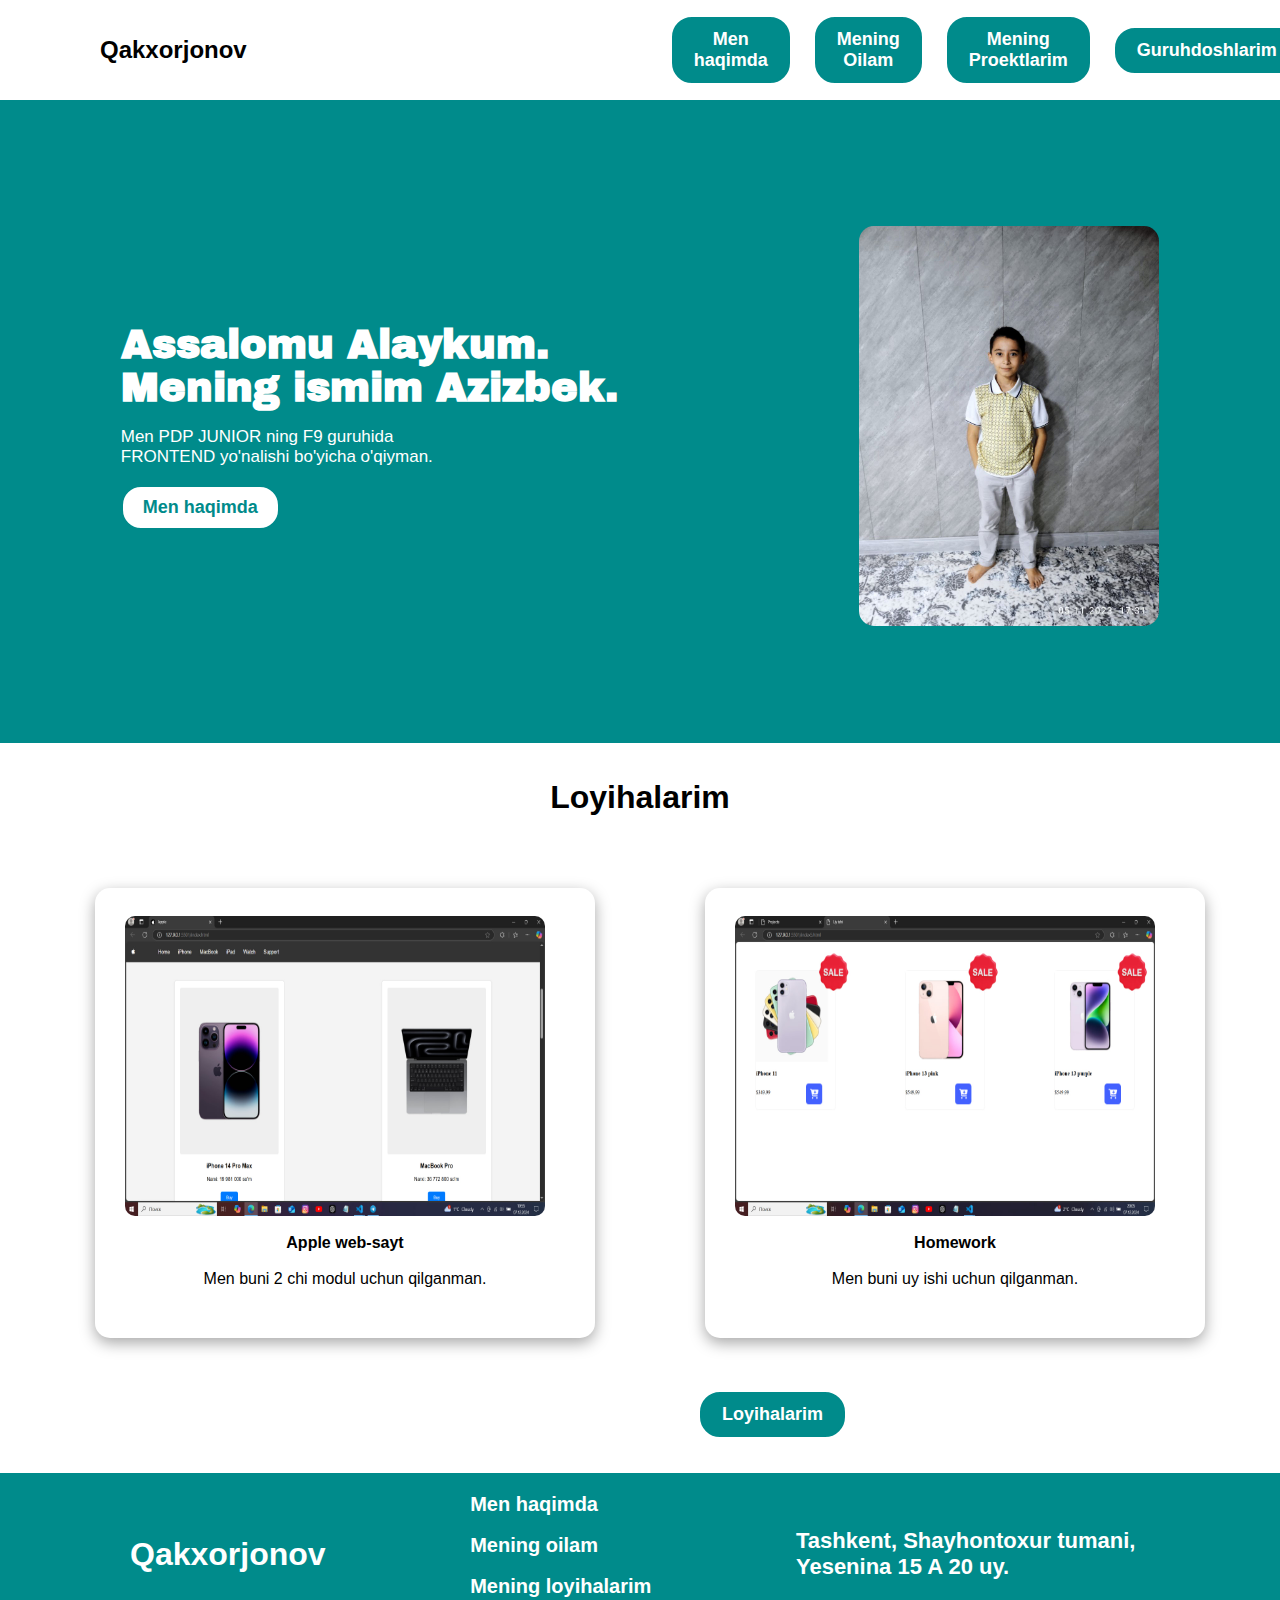
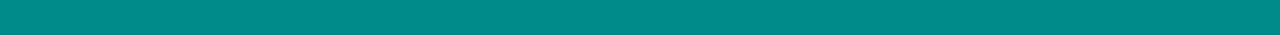
<file: index.html>
<!DOCTYPE html>
<html lang="en">

<head>
    <meta charset="UTF-8">
    <meta name="viewport" content="width=device-width, initial-scale=1.0">
    <title>Portfolio</title>
    <link rel="stylesheet" href="style.css">
    <link rel="preconnect" href="https://fonts.googleapis.com">
    <link rel="preconnect" href="https://fonts.gstatic.com" crossorigin>
    <link href="https://fonts.googleapis.com/css2?family=Anton&family=Archivo+Black&family=Jaro:opsz@6..72&display=swap"
        rel="stylesheet">
</head>

<body>
    <div class="bobo">
        <nav>
            <h2>Qakxorjonov</h2>
            <div class="buttom">
                <a href="haqimda.html"><button>Men haqimda</button></a>
                <a href="oila.html"><button>Mening Oilam</button></a>
                <a href="./proekt.html"><button>Mening Proektlarim</button></a>
                <a href="./f9.html"><button>Guruhdoshlarim</button></a>
            </div>
        </nav>

        <body class="az">

            <br><br><br><br><br><br><br>
            <div class="aa">
                <div>
                    <h1 class="mers">Assalomu Alaykum.<br> Mening ismim Azizbek.</h1>
                    <br>
                    <div class="w">
                        <div class="pd">
                        <p>Men PDP JUNIOR ning F9 guruhida<br> FRONTEND yo'nalishi bo'yicha o'qiyman.</p>
                        </div>

                        <br>

                        <a href="haqimda.html"><button class="e">Men haqimda</button></a>
                    </div>
                </div>
                <div class="ip">
                    <img src="man 2.jpg" width="300px" class="t">

                </div>

            </div>
    </div>


    <div class="ada">

        <br><br>
        <h1 class="ahmad">Loyihalarim</h1>
        <br><br><br><br>

        <div class="cards">

            <a href="Proekt 1/index.html" class="azik">
            <div class="card">
                <br>
                <img src="web.jpg" class="ah">
                <br>
                <h4>Apple web-sayt</h4>
                <br>
                <p>Men buni 2 chi modul uchun qilganman.</p>
            </div>
            </a>
            <a href="Новая папка (2)/index7.html" class="azik">
            <div class="card">
                <br>
                <img src="web 2.jpg" class="ah">
                <br>
                <h4>Homework</h4>
                <br>
                <p>Men buni uy ishi uchun qilganman.</p>
            </div>
        </div>
    </a>

        <br><br><br>
        <a href="proekt.html"><button class="but">Loyihalarim</button></a>
        <br>

        <br><br>
    </div>

    </div>
</body>


    <footer>
        <div class="q">
            <h1>Qakxorjonov</h1>
        </div>
        <div class="f">
        <a class="ahref" href="./haqimda.html">Men haqimda</a>
        <br>
        <br>
        <a class="ahref" href="./oila.html">Mening oilam</a>
        <br>
        <br>
        <a class="ahref" href="./proekt.html">Mening loyihalarim</a>
        <br>
        <br>
        </div>
        <div class="uyim">
            <h4>Tashkent, Shayhontoxur tumani,<br> Yesenina 15 A 20 uy.</h4>
        </div>


        <br><br><br><br><br><br><br><br><br>
    </footer>

</body>

</html>
</file>
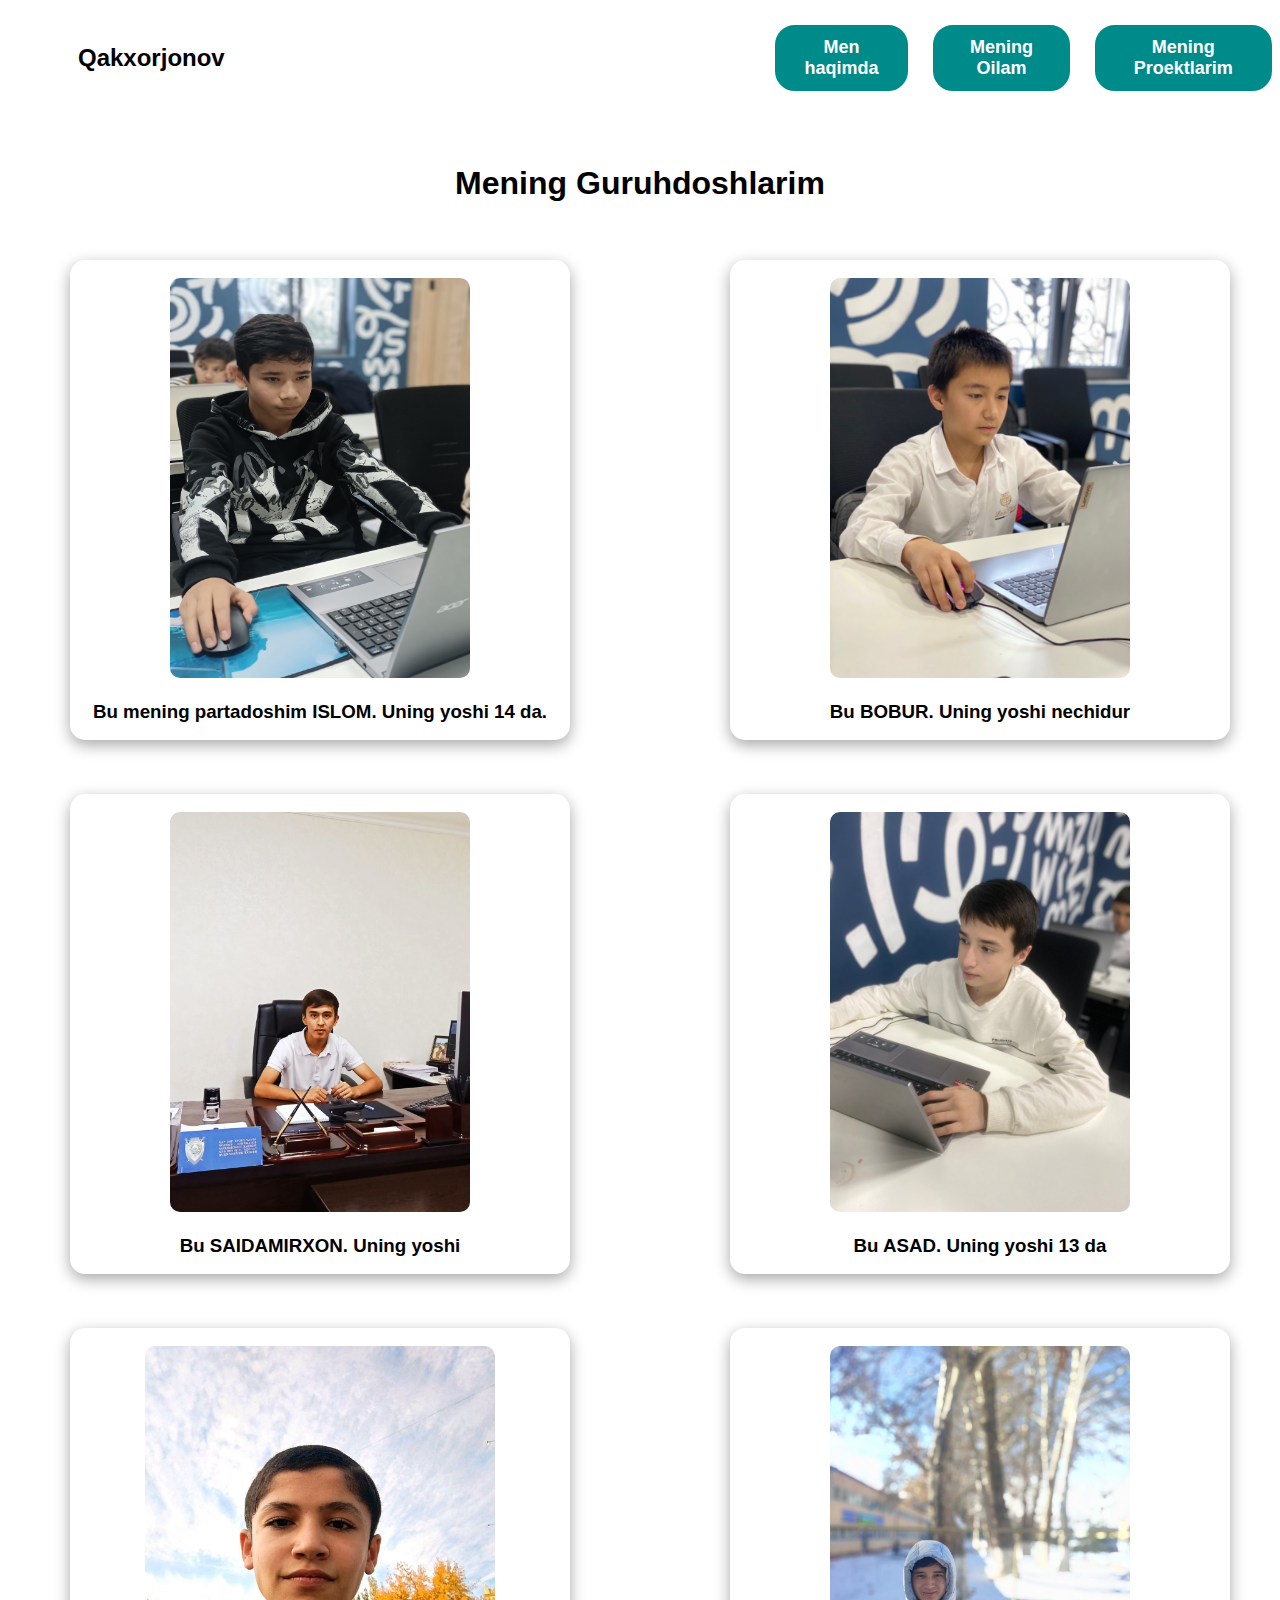
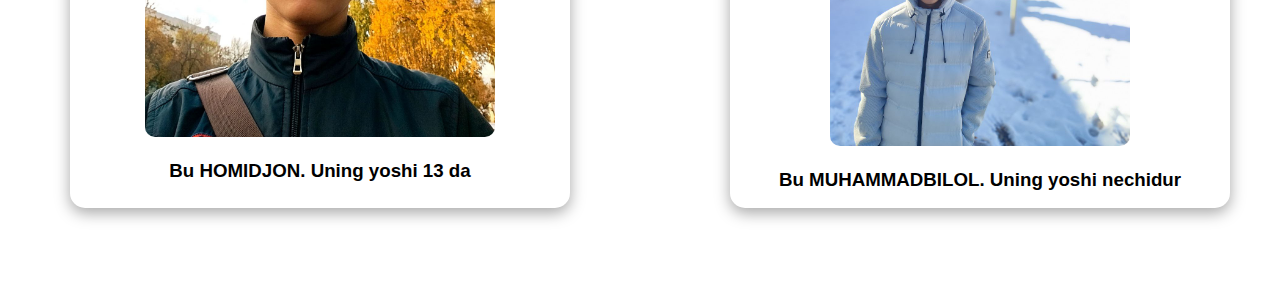
<file: f9.html>
<!DOCTYPE html>
<html lang="en">
<head>
    <meta charset="UTF-8">
    <meta name="viewport" content="width=device-width, initial-scale=1.0">
    <title>Guruhdoshlarim</title>
    <link rel="stylesheet" href="f9.css">
</head>
<body>

    <nav>
        <h2>Qakxorjonov</h2>
        <div class="buttom">
            <a href="haqimda.html"><button>Men haqimda</button></a>
            <a href="oila.html"><button>Mening Oilam</button></a>
            <a href="./proekt.html"><button>Mening Proektlarim</button></a>
        </div>
    </nav>


    <br><br>

    <div class="guruh">
        <h1>Mening Guruhdoshlarim</h1>
    </div>
    
    <br><br>


    <div class="bobo">
    <div class="card">
        <br>
        <img src="./islom.jpg" width="300px" height="400px">
        <h3>Bu mening partadoshim ISLOM. Uning yoshi 14 da.</h3>
    </div>

<br><br><br>


    <div class="card">
        <br>
        <img src="./choyxona.JPG" width="300px">
        <h3>Bu BOBUR. Uning yoshi nechidur</h3>
    </div>
    </div>

    <br><br><br>

    <div class="bobo">

    <div class="card">
        <br>
        <img src="boxona kasal.jpg" width="300px">
        <h3>Bu SAIDAMIRXON. Uning yoshi </h3>
    </div>

    <br><br><br>

    <div class="card">
        <br>
        <img src="./asad.JPG" width="300px">
        <h3>Bu ASAD. Uning yoshi 13 da</h3>
    </div>

    </div>

    <br><br><br>

    <div class="bobo">
    <div class="card">
        <br>
        <img src="homidjon.jpg" width="350px">
        <h3>Bu HOMIDJON. Uning yoshi 13 da</h3>
    </div>

<br><br>

    <div class="card">
        <br>
        <img src="bilol.jpg" width="300px">
        <h3>Bu MUHAMMADBILOL. Uning yoshi nechidur</h3>
    </div>

    </div>

    <br><br><br><br>


</body>
</html>
</file>
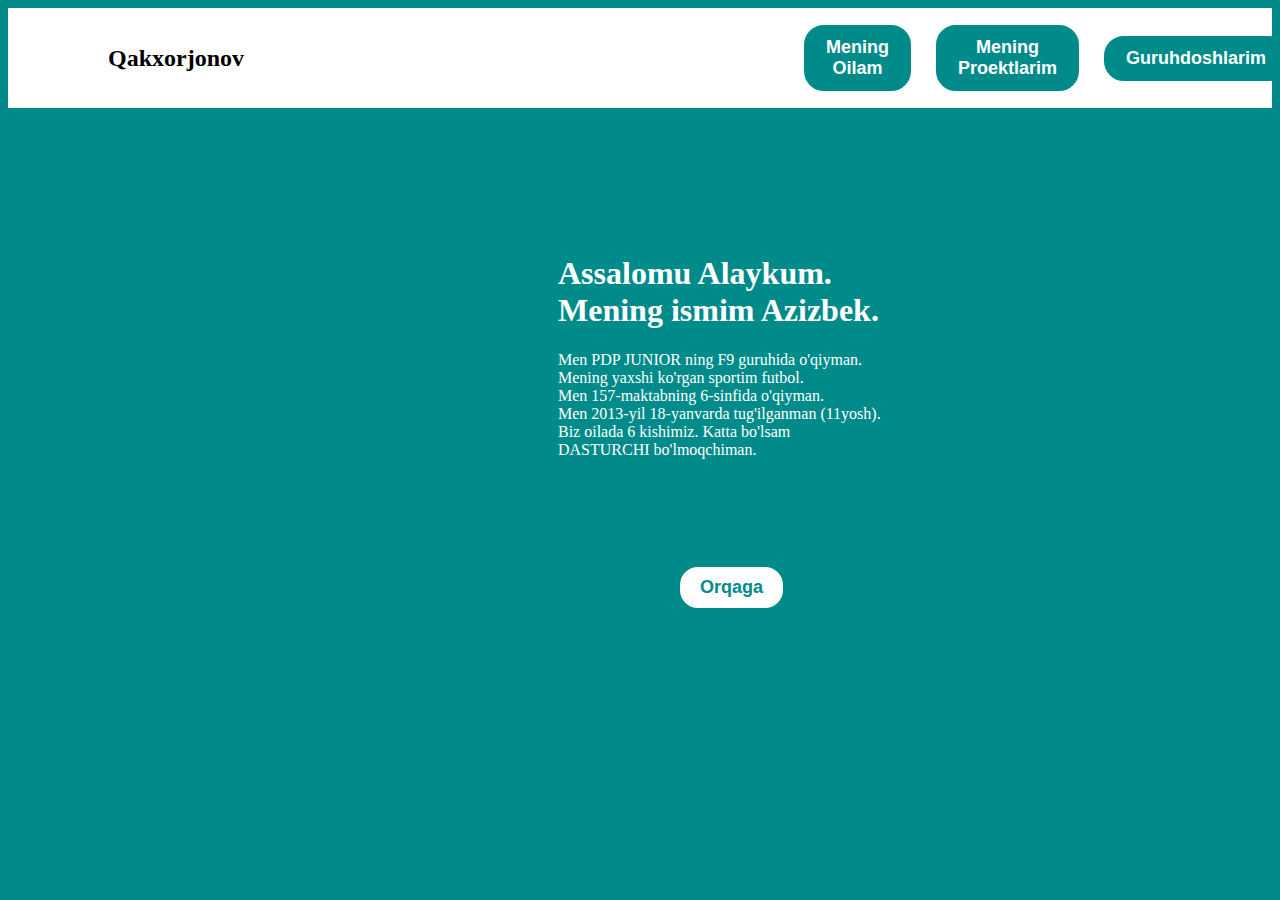
<file: haqimda.html>
<!DOCTYPE html>
<html lang="en">
<head>
    <meta charset="UTF-8">
    <meta name="viewport" content="width=device-width, initial-scale=1.0">
    <title>Men haqimda</title>
    <link rel="stylesheet" href="haqimda.css">
</head>
<body>
    <nav>
        <h2>Qakxorjonov</h2>
        <div class="buttom">
        <a href="oila.html"><button>Mening Oilam</button></a>
        <a href="./proekt.html"><button>Mening Proektlarim</button></a>
        <a href="./f9.html"><button>Guruhdoshlarim</button></a>
        </div>
    </nav>
    <body class="az">
        
    </body>
    <div class="bobo2">
    <br><br><br><br><br><br><br>
    <div class="aa">    
    <h1 class="mers">Assalomu Alaykum.<br> Mening ismim Azizbek.</h1>
    <p>Men PDP JUNIOR ning F9 guruhida o'qiyman.<br> Mening yaxshi ko'rgan sportim futbol.<br> Men 157-maktabning 6-sinfida o'qiyman.<br> Men 2013-yil 18-yanvarda tug'ilganman (11yosh).<br> Biz oilada 6 kishimiz. Katta bo'lsam <br> DASTURCHI bo'lmoqchiman. </p>
    </div>
    <br><br><br>
    <br><br>
    <a href="index.html"><button class="e">Orqaga</button></a>

</body>
</html>
</file>
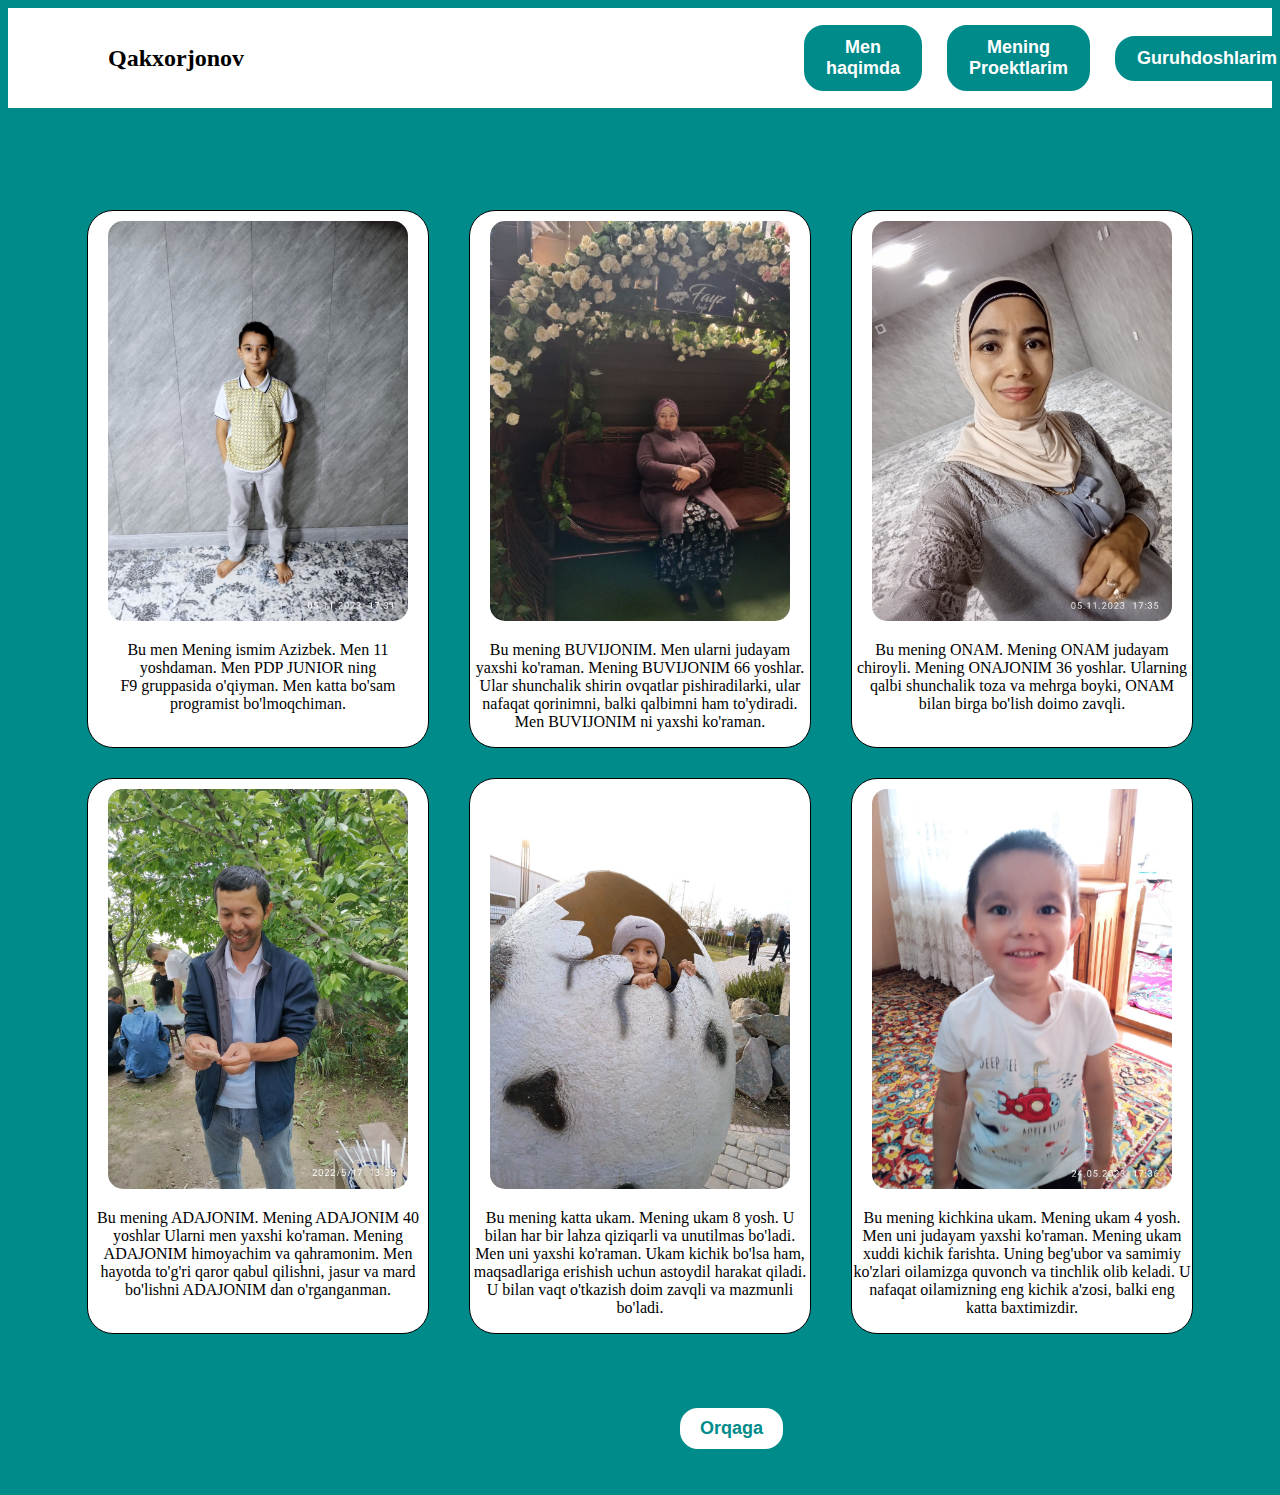
<file: oila.html>
<!DOCTYPE html>
<html lang="en">
<head>
    <meta charset="UTF-8">
    <meta name="viewport" content="width=device-width, initial-scale=1.0">
    <title>Mening oilam</title>
    <link rel="stylesheet" href="oila.css">
</head>
<body>
    <nav>
        <h2>Qakxorjonov</h2>
        <div class="buttom">
        <a href="haqimda.html"><button>Men haqimda</button></a>
        <a href="./proekt.html"><button>Mening Proektlarim</button></a>
        <a href="./f9.html"><button>Guruhdoshlarim</button></a>
        </div>
    </nav>
    <body class="az">
        
    </body>
<br><br><br><br>
<div class="bobo">

        <div class="card">
    <img src="man 2.jpg" width="300px" height="400px">
    <p>Bu men Mening ismim Azizbek. Men 11 yoshdaman. Men PDP JUNIOR ning <br>F9 gruppasida o'qiyman. Men katta bo'sam programist bo'lmoqchiman.</p>
</div>
<div class="card">
    <img src="buvijonim.jpg" width="300px" height="400px">
    <p>Bu mening BUVIJONIM. Men ularni judayam yaxshi ko'raman. Mening BUVIJONIM 66 yoshlar. Ular shunchalik shirin ovqatlar pishiradilarki, ular nafaqat qorinimni, balki qalbimni ham to'ydiradi. Men BUVIJONIM ni yaxshi ko'raman.</p>
</div>
<div class="card">
    <img src="onam.jpg" width="300px" height="400px">
    <p>Bu mening ONAM. Mening ONAM judayam chiroyli. Mening ONAJONIM 36 yoshlar. Ularning qalbi shunchalik toza va mehrga boyki, ONAM bilan birga bo'lish doimo zavqli.</p>
</div>
</div>
<div class="bobo">
<div class="card">
    <img src="adajonim.jpg" width="300px" height="400px">
    <p>Bu mening ADAJONIM. Mening ADAJONIM 40 yoshlar Ularni men yaxshi ko'raman. Mening ADAJONIM himoyachim va qahramonim. Men hayotda to'g'ri qaror qabul qilishni, jasur va mard bo'lishni ADAJONIM dan o'rganganman.</p>
</div>
<div class="card">
    <img src="avaz.jpg" width="300px" height="400px">
    <p>Bu mening katta ukam. Mening ukam 8 yosh. U bilan har bir lahza qiziqarli va unutilmas bo'ladi. Men uni yaxshi ko'raman. Ukam kichik bo'lsa ham, maqsadlariga erishish uchun astoydil harakat qiladi. U bilan vaqt o'tkazish doim zavqli va mazmunli bo'ladi.</p>
</div>
<div class="card">
    <img src="ahmadjon.jpg" width="300px" height="400px">
    <p>Bu mening kichkina ukam. Mening ukam 4 yosh. Men uni judayam yaxshi ko'raman. Mening ukam xuddi kichik farishta. Uning beg'ubor va samimiy ko'zlari oilamizga quvonch va tinchlik olib keladi. U nafaqat oilamizning eng kichik a'zosi, balki eng katta baxtimizdir.</p>
</div>
</div>
<br><br><br><br>
    <a href="index.html"><button class="e">Orqaga</button></a>
    <br>
<br><br>
</body>
</html>
</file>
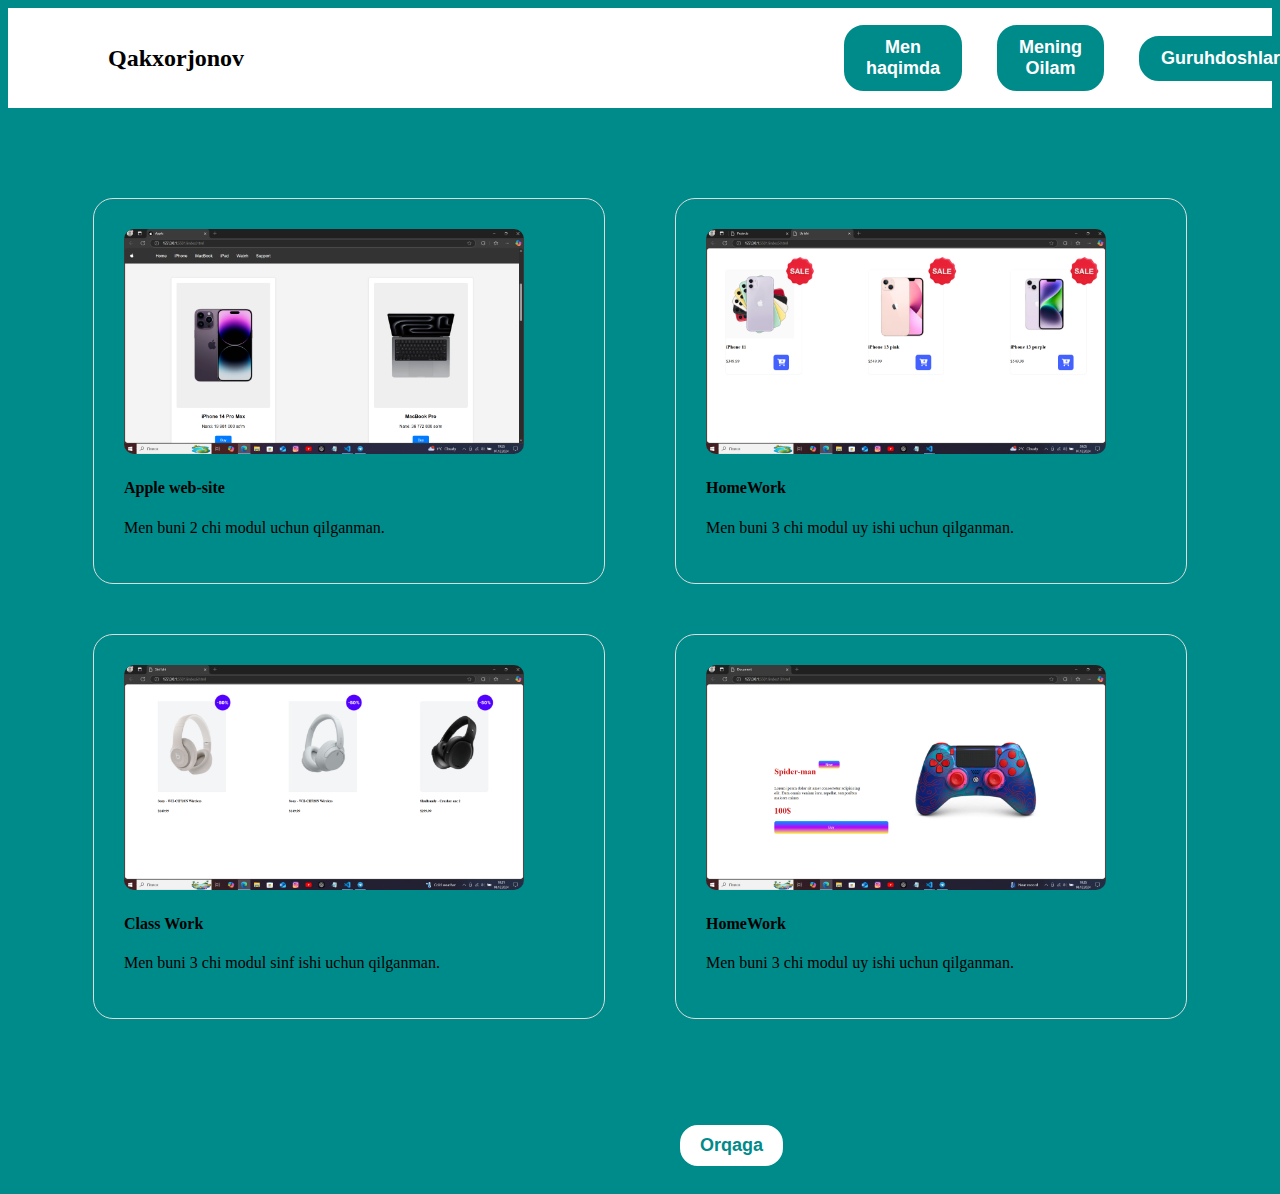
<file: proekt.html>
<!DOCTYPE html>
<html lang="en">
<head>
    <meta charset="UTF-8">
    <meta name="viewport" content="width=device-width, initial-scale=1.0">
    <title>Projects</title>
    <link rel="stylesheet" href="proekt.css">
</head>
<body>
    <nav>
        <h2>Qakxorjonov</h2>
        <div class="buttom">
        <a href="haqimda.html"><button>Men haqimda</button></a>
        <a href="oila.html"><button>Mening Oilam</button></a>
        <a href="./f9.html"><button>Guruhdoshlarim</button></a>
        </div>
    </nav>
    <body class="az">
        
    </body>

    <br><br><br><br><br>
    <div class="s">
    <div class="card">
        <img src="web.jpg" width="400px">
        <h4>Apple web-site</h4>
        <p>Men buni 2 chi modul uchun qilganman.</p>
    </div>

    <div class="card">
        <img src="web 2.jpg" width="400px">
        <h4>HomeWork</h4>
        <p>Men buni 3 chi modul uy ishi uchun qilganman.</p>
    </div>

    </div>

    <div class="ss">
        <div class="card">
            <img src="web 3.jpg" width="400px">
            <h4>Class Work</h4>
            <p>Men buni 3 chi modul sinf ishi uchun qilganman.</p>
        </div>

        <div class="card">
            <img src="web 4.jpg" width="400px">
            <h4>HomeWork</h4>
            <p>Men buni 3 chi modul uy ishi uchun qilganman.</p>
        </div>

    </div>

    <br><br><br>
    <a href="index.html"><button class="e">Orqaga</button></a>
    <br><br>
</body>
</html>
</file>
<file: style.css>
* {
    margin: 0;
    padding: 0;
    font-family: sans-serif;
}

nav {
    display: flex;
    background-color: white;
    align-items: center;
    height: 100px;
}

* {
    box-sizing: border-box;
}

button {
    background-color: darkcyan;
    color: white;
    display: inline-block;
    padding: 10px 20px;
    font-size: 18px;
    font-weight: 600;
    border: 2px solid darkcyan;
    border-radius: 20px;
    text-decoration-line: none;
    cursor: pointer;
}

.uyim{
    font-size: 22px;
    cursor: pointer;
}
.q{
    cursor: pointer;
}

.as:hover{
    transition: 0.9s;
    transform: scale(1.3);
}
.as2:hover{
    transition: 0.9s;
    transform: scale(1.3);
}
.as3:hover{
    transition: 0.9s;
    transform: scale(1.2);
}

footer{
    margin-left: 130px;
    display: flex;
    justify-content: space-between;
    align-items: center;
    color: white;
}


.ahref{
    font-size: 20px;
    font-weight: 600;
    color: white;
    text-decoration-line: none;
}

.q:hover{
    transition: 0.9s;
    transform: scale(1.3);
}
.uyim:hover{
    transition: 0.9s;
    transform: scale(1.2);
}

.buttom {
    display: flex;
    margin-left: 425px;
    align-items: center;
    gap: 25px;
}

button:hover {
    background-color: white;
    color: black;
    transition: 0.9s;
    transform: scale(1.1);
    transition: 0.5s;
}

h2:hover {
    color: darkcyan;
}

h2 {
    margin-left: 100px;
    cursor: pointer;
}

.az {
    background-color: darkcyan;
}

.mers {
    color: white;
    cursor: pointer;
    font-family: "Archivo Black", sans-serif;
}

.t {
    border-radius: 15px;
    cursor: pointer;
}

.t:hover {
    transform: scale(1.1);
    transition: 0.5s;
}

.bobo2 {
    display: flex;
    justify-content: space-between;
    align-items: center;
    width: 1240px;
    margin-inline: auto;
    padding-inline: 20px;
}
 
img {
    display: flex;
    display: block;
}

.ah {
    width: 420px;
    border-radius: 10px;
    margin-top: 10px;
    margin-left: 30px;
    height: 300px;

}

.avaz {
    background-color: white;
    color: darkcyan;
    transition: 0.9s;
    transform: scale(1.1);
    transition: 0.5s;
}

.e {
    background-color: white;
    color: darkcyan;
    border: 2px solid darkcyan;
    transition: 0.5s;

}

.e:hover {
    background-color: transparent;
    color: white;
    transform: scale(1.1);
    border: 1px solid white;
}

.ahmad {
    text-align: center;
}

.card {
    width: 500px;
    height: 450px;
    text-align: center;
    border-radius: 15px;
    color: black;
    margin-left: 20px;
    box-shadow: rgba(0, 0, 0, 0.35) 0px 5px 15px;
}

.d {
    border-radius: 10px;
}

.card:hover {
    transform: scale(1.1);
    transition: 0.5s;
    box-shadow: rgba(0, 0, 0, 0.25) 0px 54px 55px, rgba(0, 0, 0, 0.12) 0px -12px 30px, rgba(0, 0, 0, 0.12) 0px 4px 6px, rgba(0, 0, 0, 0.17) 0px 12px 13px, rgba(0, 0, 0, 0.09) 0px -3px 5px;
}

.s {
    display: flex;
    justify-content: center;
    gap: 25px;
}

.ada {
    background-color: white;
    width: 100%;
}

.cards {
    display: flex;
    justify-content: center;
    gap: 90px;
}

.but {
    background-color: darkcyan;
    color: white;
    margin-left: 700px;
}

.but:hover {
    background-color: white;
    color: black;
}

.aa {
    justify-content: space-around;
    align-items: center;
    display: flex;
    padding-bottom: 117px;
}
.pd{
    color: white;
    font-size: 17px;
}
.mers{
    font-size: 40px;
}
.azik{
    text-decoration-line: none;
}
</file>
<file: f9.css>
nav{
    display: flex;
    background-color: white;
    align-items: center;
    height: 100px;
    margin-left: 70px;
}
.card:hover {
    transform: scale(1.1);
    transition: 0.5s;
    box-shadow: rgba(0, 0, 0, 0.25) 0px 54px 55px, rgba(0, 0, 0, 0.12) 0px -12px 30px, rgba(0, 0, 0, 0.12) 0px 4px 6px, rgba(0, 0, 0, 0.17) 0px 12px 13px, rgba(0, 0, 0, 0.09) 0px -3px 5px;
}
.card {
    width: 500px;
    height: 480px;
    text-align: center;
    border-radius: 15px;
    color: black;
    margin-left: 20px;
    box-shadow: rgba(0, 0, 0, 0.35) 0px 5px 15px;
}
.buttom {
    display: flex;
    margin-left: 550px;
    align-items: center;
    gap: 25px;
}
button:hover {
    background-color: white;
    color: black;
    transition: 0.9s;
    transform: scale(1.1);
    transition: 0.5s;
}
button {
    background-color: darkcyan;
    color: white;
    display: inline-block;
    padding: 10px 20px;
    font-size: 18px;
    font-weight: 600;
    border: 2px solid darkcyan;
    border-radius: 20px;
    text-decoration-line: none;
    cursor: pointer;
}
.guruh{
    text-align: center;
    cursor: pointer;
}
.guruh:hover{
    color: darkcyan;
    transition: 0.9s;
}
body{
    font-family: sans-serif;
}
.cards{
    display: flex;
}
.bobo{
    display: flex;
    justify-content: center;
    gap: 70px;
}
img{
    border-radius: 10px;
}
h2{
    cursor: pointer;
}
h2:hover{
    color: darkcyan;
}
</file>
<file: haqimda.css>
nav{
    display: flex;
    background-color:white;
    align-items: center;
    height: 100px;
}
button{
    display: inline-block;
    padding: 10px 20px;
    font-size: 18px;
    font-weight: 600;
    color: white;
    background-color: darkcyan;
    border: 2px solid darkcyan;
    border-radius: 20px;
    text-decoration-line: none;
    cursor: pointer;
}
.buttom{
    display: flex;
    margin-left: 560px;
    align-items: center;
    gap: 25px;
}
button:hover{
    background-color: white;
    color: black;
    transition: 0.9s;
    transform: scale(1.1);
    transition: 0.5s;
}
.az{
    background-color: darkcyan;
}
.aa{
    margin-left: 550px;
    color: white;
}
h2{
    margin-left: 100px;
    cursor: pointer;
}
h2:hover{
    color: darkcyan;
    margin-left: 100px;
    cursor: pointer;
}
.e {
    background-color: white;
    color: darkcyan;
    border: 2px solid darkcyan;
    transition: 0.5s;
    margin-left: 670px;
}

.e:hover {
    background-color: transparent;
    color: white;
    transform: scale(1.1);
    border: 1px solid white;
}
.qop{
    color: white;
    text-align: center;
}
</file>
<file: oila.css>
nav{
    display: flex;
    background-color:white;
    align-items: center;
    height: 100px;
}
button{
    display: inline-block;
    padding: 10px 20px;
    font-size: 18px;
    font-weight: 600;
    color: white;
    background-color: darkcyan;
    border: 2px solid darkcyan;
    border-radius: 20px;
    text-decoration-line: none;
    cursor: pointer;
}
.az{
    background-color: darkcyan;
}
.buttom{
    display: flex;
    margin-left: 560px;
    align-items: center;
    gap: 25px;
}
button:hover{
    background-color: white;
    color: black;
    transition: 0.9s;
    transform: scale(1.1);
    transition: 0.5s;
}
.card{
    width:340px;
    gap: 13px;
    border-radius: 26px;
    border: 1px solid black;
    text-align: center;
    margin-top: 30px;
    background-color: white;
    cursor: pointer;
}
img{
    margin-top: 10px;
    border-radius: 15px;
}
.bobo{
    display: flex;
    justify-content: center;
    gap:40px;
}
.card:hover{
    transform: scale(1.1);
    transition: 0.90s;

}
h1{
    color: black;
}
h2{
    margin-left: 100px;
    cursor: pointer;
}
h2:hover{
    color: darkcyan;
    margin-left: 100px;
    cursor: pointer;
}
.e {
    background-color: white;
    color: darkcyan;
    border: 2px solid darkcyan;
    transition: 0.5s;
    margin-left: 670px;
}

.e:hover {
    background-color: transparent;
    color: white;
    transform: scale(1.1);
    border: 1px solid white;
}
</file>
<file: proekt.css>
nav{
    display: flex;
    background-color:white;
    align-items: center;
    height: 100px;
}
button{
    display: inline-block;
    padding: 10px 20px;
    font-size: 18px;
    font-weight: 600;
    color: white;
    background-color: darkcyan;
    border: 2px solid darkcyan;
    border-radius: 20px;
    text-decoration-line: none;
    cursor: pointer;
}
.buttom{
    display: flex;
    margin-left: 600px;
    align-items: center;
    gap: 35px;
}
button:hover{
    background-color: white;
    color: black;
    transition: 0.9s;
    transform: scale(1.1);
    transition: 0.5s;
}
.az{
    background-color: darkcyan;
}
h2{
    margin-left: 100px;
    cursor: pointer;
}
h2:hover{
    color: darkcyan;
    margin-left: 100px;
    cursor: pointer;
}
.card{
    justify-content: space-between;
    align-items: center;
    margin-block: 0 50px;
    padding-left: 0;
    padding: 30px;
    border: 1px solid #dcdcdc;
    border-radius: 20px;
    width: 450px;
}
img{
    border-radius:10px;
}
.card:hover{
    transform: scale(1.1);
    transition: 1.10s;
    box-shadow: 0 4px 4px 4px gainsboro;
}
.s{
    display: flex;
    justify-content: center;
    gap:70px;
}
.ss{
    display: flex;
    justify-content: center;
    gap: 70px;
}
.e {
    background-color: white;
    color: darkcyan;
    border: 2px solid darkcyan;
    transition: 0.5s;
    margin-left: 670px;
}

.e:hover {
    background-color: transparent;
    color: white;
    transform: scale(1.1);
    border: 1px solid white;
}
</file>
